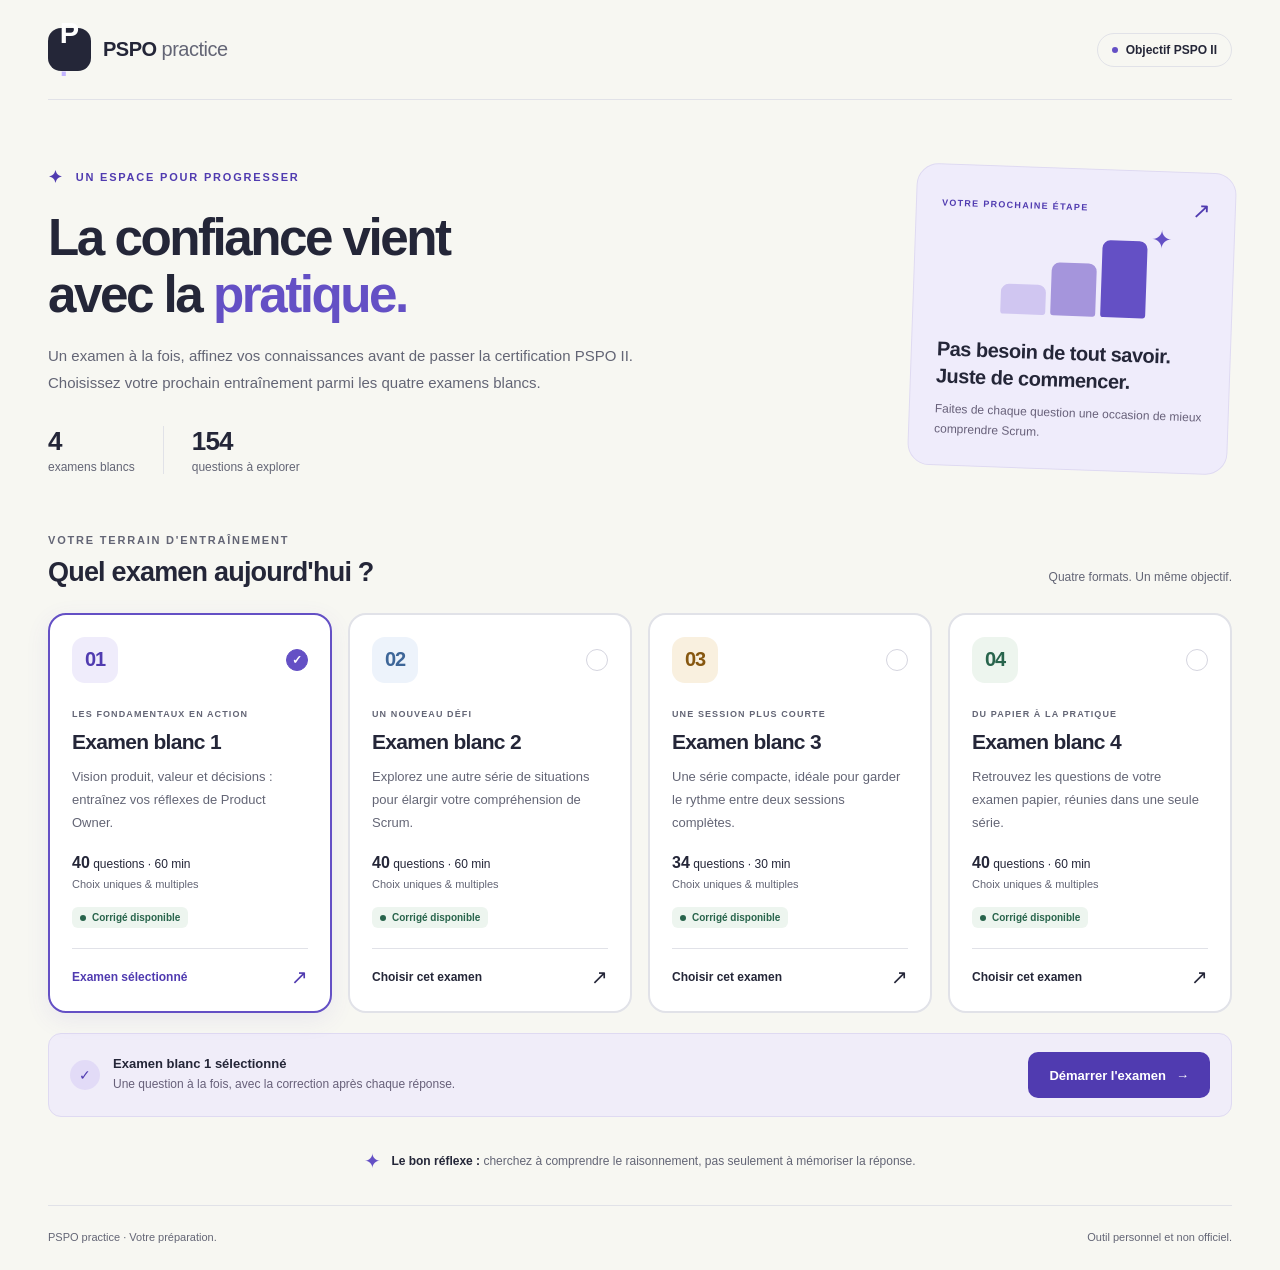
<file: index.html>
<!doctype html>
<html lang="fr">
  <head>
    <meta charset="utf-8">
    <meta name="viewport" content="width=device-width, initial-scale=1">
    <meta name="color-scheme" content="light">
    <meta name="theme-color" content="#f7f7f2">
    <meta name="description" content="Votre espace personnel pour vous préparer au PSPO II avec quatre examens blancs.">
    <title>PSPO II — Votre espace d'entraînement</title>
    <link rel="stylesheet" href="styles.css">
  </head>
  <body>
    <a class="skip-link" href="#exams">Aller aux examens</a>

    <div class="page-shell">
      <header class="site-header">
        <a class="brand" href="./index.html" aria-label="PSPO Practice, accueil">
          <span class="brand-mark" aria-hidden="true">P<span>.</span></span>
          <span class="brand-name">PSPO<span>practice</span></span>
        </a>
        <span class="header-badge"><span aria-hidden="true"></span> Objectif PSPO II</span>
      </header>

      <main>
        <section class="hero" aria-labelledby="hero-title">
          <div class="hero-copy">
            <p class="eyebrow"><span aria-hidden="true">✦</span> UN ESPACE POUR PROGRESSER</p>
            <h1 id="hero-title">La confiance vient<br>avec la <span>pratique.</span></h1>
            <p class="hero-description">Un examen à la fois, affinez vos connaissances avant de passer la certification PSPO II.<br class="desktop-break"> Choisissez votre prochain entraînement parmi les quatre examens blancs.</p>

            <div class="hero-stats" aria-label="Votre bibliothèque d'entraînement">
              <div><strong>4</strong><span>examens blancs</span></div>
              <div><strong>154</strong><span>questions à explorer</span></div>
            </div>
          </div>

          <aside class="hero-note" aria-labelledby="note-title">
            <div class="note-top"><span class="note-tag">VOTRE PROCHAINE ÉTAPE</span><span aria-hidden="true">↗</span></div>
            <div class="note-art" aria-hidden="true">
              <span class="step step-one"></span>
              <span class="step step-two"></span>
              <span class="step step-three"></span>
              <span class="step-spark">✦</span>
            </div>
            <h2 id="note-title">Pas besoin de tout savoir.<br>Juste de commencer.</h2>
            <p>Faites de chaque question une occasion de mieux comprendre Scrum.</p>
          </aside>
        </section>

        <form class="exam-section" id="exams" aria-labelledby="exams-title" action="exam.html" method="get">
          <div class="section-heading">
            <div>
              <p class="eyebrow">VOTRE TERRAIN D'ENTRAÎNEMENT</p>
              <h2 id="exams-title">Quel examen aujourd'hui ?</h2>
            </div>
            <p>Quatre formats. Un même objectif.</p>
          </div>

          <fieldset class="exam-selector">
            <legend class="visually-hidden">Sélectionnez un examen blanc</legend>
            <div class="exam-grid">
              <div class="exam-option">
                <input class="exam-radio" type="radio" name="exam" id="exam-1" value="1" checked aria-describedby="exam-1-description exam-1-status">
                <label class="exam-card" for="exam-1">
                  <span class="card-top"><span class="exam-number">01</span><span class="selection-indicator" aria-hidden="true">✓</span></span>
                  <span class="card-category">LES FONDAMENTAUX EN ACTION</span>
                  <span class="card-title">Examen blanc 1</span>
                  <span class="card-description" id="exam-1-description">Vision produit, valeur et décisions : entraînez vos réflexes de Product Owner.</span>
                  <span class="card-meta"><span><strong>40</strong> questions · 60 min</span><span>Choix uniques &amp; multiples</span></span>
                  <span class="status status-ready" id="exam-1-status"><span aria-hidden="true"></span> Corrigé disponible</span>
                  <span class="card-action"><span class="unselected-label">Choisir cet examen</span><span class="selected-label">Examen sélectionné</span><span class="action-arrow" aria-hidden="true">↗</span></span>
                </label>
              </div>

              <div class="exam-option">
                <input class="exam-radio" type="radio" name="exam" id="exam-2" value="2" aria-describedby="exam-2-description exam-2-status">
                <label class="exam-card" for="exam-2">
                  <span class="card-top"><span class="exam-number">02</span><span class="selection-indicator" aria-hidden="true">✓</span></span>
                  <span class="card-category">UN NOUVEAU DÉFI</span>
                  <span class="card-title">Examen blanc 2</span>
                  <span class="card-description" id="exam-2-description">Explorez une autre série de situations pour élargir votre compréhension de Scrum.</span>
                  <span class="card-meta"><span><strong>40</strong> questions · 60 min</span><span>Choix uniques &amp; multiples</span></span>
                  <span class="status status-ready" id="exam-2-status"><span aria-hidden="true"></span> Corrigé disponible</span>
                  <span class="card-action"><span class="unselected-label">Choisir cet examen</span><span class="selected-label">Examen sélectionné</span><span class="action-arrow" aria-hidden="true">↗</span></span>
                </label>
              </div>

              <div class="exam-option">
                <input class="exam-radio" type="radio" name="exam" id="exam-3" value="3" aria-describedby="exam-3-description exam-3-status">
                <label class="exam-card" for="exam-3">
                  <span class="card-top"><span class="exam-number">03</span><span class="selection-indicator" aria-hidden="true">✓</span></span>
                  <span class="card-category">UNE SESSION PLUS COURTE</span>
                  <span class="card-title">Examen blanc 3</span>
                  <span class="card-description" id="exam-3-description">Une série compacte, idéale pour garder le rythme entre deux sessions complètes.</span>
                  <span class="card-meta"><span><strong>34</strong> questions · 30 min</span><span>Choix uniques &amp; multiples</span></span>
                  <span class="status status-ready" id="exam-3-status"><span aria-hidden="true"></span> Corrigé disponible</span>
                  <span class="card-action"><span class="unselected-label">Choisir cet examen</span><span class="selected-label">Examen sélectionné</span><span class="action-arrow" aria-hidden="true">↗</span></span>
                </label>
              </div>

              <div class="exam-option">
                <input class="exam-radio" type="radio" name="exam" id="exam-4" value="4" aria-describedby="exam-4-description exam-4-status">
                <label class="exam-card" for="exam-4">
                  <span class="card-top"><span class="exam-number">04</span><span class="selection-indicator" aria-hidden="true">✓</span></span>
                  <span class="card-category">DU PAPIER À LA PRATIQUE</span>
                  <span class="card-title">Examen blanc 4</span>
                  <span class="card-description" id="exam-4-description">Retrouvez les questions de votre examen papier, réunies dans une seule série.</span>
                  <span class="card-meta"><span><strong>40</strong> questions · 60 min</span><span>Choix uniques &amp; multiples</span></span>
                  <span class="status status-ready" id="exam-4-status"><span aria-hidden="true"></span> Corrigé disponible</span>
                  <span class="card-action"><span class="unselected-label">Choisir cet examen</span><span class="selected-label">Examen sélectionné</span><span class="action-arrow" aria-hidden="true">↗</span></span>
                </label>
              </div>
            </div>

            <div class="selection-summary">
              <span class="summary-icon" aria-hidden="true">✓</span>
              <div>
                <p class="summary-title">
                  <span class="summary-exam summary-exam-1">Examen blanc 1 sélectionné</span>
                  <span class="summary-exam summary-exam-2">Examen blanc 2 sélectionné</span>
                  <span class="summary-exam summary-exam-3">Examen blanc 3 sélectionné</span>
                  <span class="summary-exam summary-exam-4">Examen blanc 4 sélectionné</span>
                </p>
                <p class="summary-description">Une question à la fois, avec la correction après chaque réponse.</p>
              </div>
              <button class="primary-button start-button" type="submit">Démarrer l'examen <span aria-hidden="true">→</span></button>
            </div>
          </fieldset>
        </form>

        <aside class="learning-tip">
          <span class="tip-icon" aria-hidden="true">✦</span>
          <p><strong>Le bon réflexe :</strong> cherchez à comprendre le raisonnement, pas seulement à mémoriser la réponse.</p>
        </aside>
      </main>

      <footer class="site-footer">
        <span>PSPO practice <span aria-hidden="true">·</span> Votre préparation.</span>
        <span>Outil personnel et non officiel.</span>
      </footer>
    </div>
  </body>
</html>
</file>
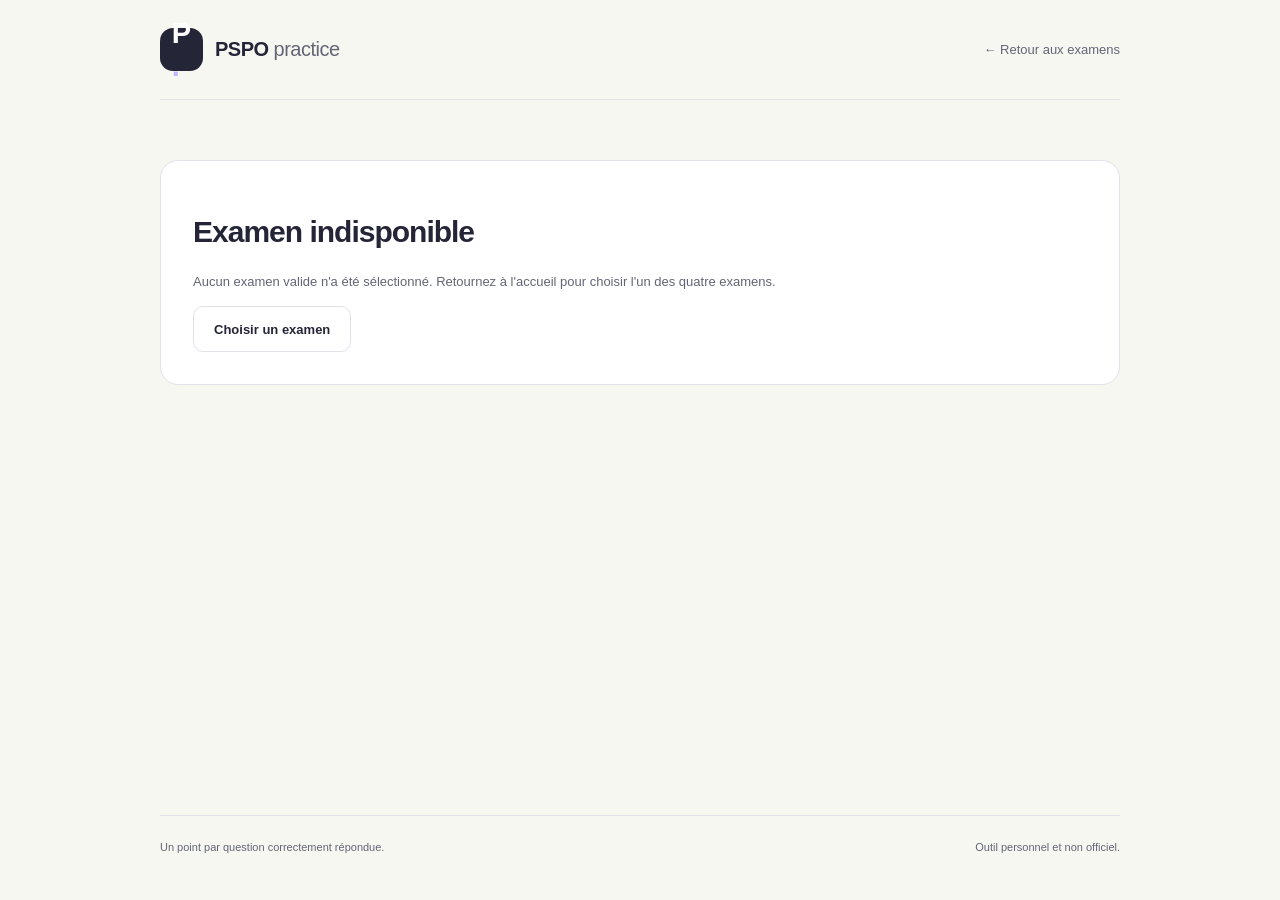
<file: exam.html>
<!doctype html>
<html lang="fr">
  <head>
    <meta charset="utf-8">
    <meta name="viewport" content="width=device-width, initial-scale=1">
    <meta name="color-scheme" content="light">
    <meta name="theme-color" content="#f7f7f2">
    <title>Examen — PSPO Practice</title>
    <link rel="stylesheet" href="styles.css">
    <link rel="stylesheet" href="exam.css">
    <script src="exam-data.js" defer></script>
    <script src="exam.js" defer></script>
  </head>
  <body>
    <a class="skip-link" href="#quiz-main">Aller à la question</a>
    <div class="page-shell quiz-shell">
      <header class="site-header">
        <a class="brand" href="./index.html" aria-label="PSPO Practice, accueil">
          <span class="brand-mark" aria-hidden="true">P<span>.</span></span>
          <span class="brand-name">PSPO<span>practice</span></span>
        </a>
        <a class="home-link" href="./index.html">← Retour aux examens</a>
      </header>

      <main id="quiz-main" class="quiz-main">
        <section id="exam-error" class="quiz-panel error-panel" aria-labelledby="error-title">
          <h1 id="error-title">Examen indisponible</h1>
          <p id="error-message">Les données de l'examen n'ont pas été chargées. Vérifiez la présence des fichiers exam-data.js et exam.js à côté de cette page.</p>
          <noscript><p>Activez JavaScript dans votre navigateur pour répondre aux questions.</p></noscript>
          <a class="secondary-button" href="./index.html">Choisir un examen</a>
        </section>

        <section id="quiz" aria-labelledby="exam-title" hidden>
          <div class="quiz-heading">
            <div>
              <p class="eyebrow">À VOUS DE JOUER</p>
              <h1 id="exam-title"></h1>
            </div>
            <div class="quiz-header-meta">
              <span class="timer-pill" id="timer-pill">
                <span id="timer-label">Temps restant</span>
                <span id="exam-timer" role="timer" aria-live="off">--:--</span>
              </span>
              <span class="score-pill" id="live-score"></span>
            </div>
          </div>

          <div class="progress-header">
            <p id="question-progress"></p>
            <span>Correction immédiate</span>
          </div>
          <progress id="exam-progress" value="0" max="1" aria-label="Questions validées"></progress>
          <div class="question-toolbar">
            <button class="questions-button" id="open-questions" type="button" aria-haspopup="dialog" aria-controls="questions-dialog">
              <span aria-hidden="true">☷</span> Voir toutes les questions
            </button>
            <button class="secondary-button" id="finish-exam" type="button">Terminer l'examen</button>
          </div>
          <dialog id="questions-dialog" aria-labelledby="questions-dialog-title">
            <div class="questions-dialog-header">
              <h2 id="questions-dialog-title">Navigation des questions</h2>
              <button class="secondary-button" id="close-questions" type="button" aria-label="Fermer la liste des questions">×</button>
            </div>
            <div class="question-filters" role="group" aria-label="Catégories de questions">
              <button class="question-filter" id="filter-all" type="button" aria-pressed="true" aria-controls="questions-list">Toutes les questions</button>
              <button class="question-filter" id="filter-favorites" type="button" aria-pressed="false" aria-controls="questions-list">Favoris <span id="favorites-count">0</span></button>
            </div>
            <p class="questions-help">Une question est « Répondue » après validation. Cliquez sur une ligne pour y accéder.</p>
            <p class="questions-help">Les favoris sont conservés pendant cette session d'examen.</p>
            <p id="questions-count"></p>
            <p id="favorites-empty" class="questions-help" hidden>Aucun favori pour le moment. Utilisez le marque-page en haut d'une question pour la retrouver ici.</p>
            <nav id="questions-list" aria-label="Navigation entre les questions"></nav>
          </dialog>
          <p id="timer-notice" class="timer-notice" role="status" hidden>Temps écoulé. Vous pouvez continuer à répondre aux questions ; votre score sera calculé normalement.</p>

          <form id="answer-form" class="quiz-panel">
            <div class="question-card-header">
              <p class="question-source" id="question-source"></p>
              <button class="favorite-button" id="toggle-favorite" type="button" aria-pressed="false" aria-label="Ajouter cette question aux favoris">
                <svg viewBox="0 0 24 24" width="24" height="24" aria-hidden="true"><path d="M5 3h14v18l-7-4-7 4z"></path></svg>
              </button>
            </div>
            <h2 id="question-title" tabindex="-1"></h2>
            <fieldset class="answer-options" id="answer-options">
              <legend id="answer-instructions"></legend>
            </fieldset>
            <p id="answer-error" class="answer-error" role="alert" hidden></p>
            <section id="answer-feedback" class="answer-feedback" aria-labelledby="feedback-title" aria-live="polite" hidden>
              <h3 id="feedback-title" tabindex="-1"></h3>
              <p id="feedback-description"></p>
              <p class="correction-label">Le corrigé :</p>
              <ul id="correct-options"></ul>
              <div id="answer-explanation"></div>
            </section>
            <div class="quiz-actions">
              <button class="secondary-button" id="previous-question" type="button" hidden>← Question précédente</button>
              <button class="primary-button" id="validate-answer" type="submit" disabled>Valider</button>
              <button class="primary-button" id="next-question" type="button" hidden>Question suivante →</button>
            </div>
          </form>
        </section>

        <section id="exam-results" class="quiz-panel results-panel" aria-labelledby="results-title" hidden>
          <p class="eyebrow">SESSION TERMINÉE</p>
          <h1 id="results-title" tabindex="-1">Votre résultat</h1>
          <p class="result-score" id="result-score"></p>
          <p id="result-description"></p>
          <p class="result-rule">Pour une question à choix multiples, toutes les bonnes réponses et aucune autre doivent être sélectionnées.</p>
          <section class="error-review" aria-labelledby="review-title">
            <h2 id="review-title">Le détail des réponses</h2>
            <div id="review-filters" class="question-filters" role="group" aria-label="Filtrer les résultats">
              <button class="question-filter" type="button" data-review-filter="all" aria-pressed="true" aria-controls="review-questions">Toutes les questions</button>
              <button class="question-filter" type="button" data-review-filter="correct" aria-pressed="false" aria-controls="review-questions">Correctes</button>
              <button class="question-filter" type="button" data-review-filter="incorrect" aria-pressed="false" aria-controls="review-questions">Incorrectes</button>
              <button class="question-filter" type="button" data-review-filter="favorites" aria-pressed="false" aria-controls="review-questions">Favoris</button>
            </div>
            <p id="review-summary" role="status"></p>
            <div id="review-questions"></div>
          </section>
          <div class="result-actions">
            <a class="primary-button" id="restart-exam" href="./exam.html">Recommencer cet examen</a>
            <a class="secondary-button" href="./index.html">Choisir un autre examen</a>
          </div>
        </section>
      </main>

      <footer class="site-footer">
        <span>Un point par question correctement répondue.</span>
        <span>Outil personnel et non officiel.</span>
      </footer>
    </div>
  </body>
</html>
</file>
<file: styles.css>
:root {
  color-scheme: light;
  --background: #f7f7f2;
  --surface: #fff;
  --ink: #242638;
  --muted: #636575;
  --purple: #6450c5;
  --purple-dark: #503bb0;
  --purple-soft: #efecfb;
  --border: #e1e2e8;
  --green: #28644c;
  --amber: #865710;
  font-family: "Segoe UI", Arial, sans-serif;
  color: var(--ink);
  background: var(--background);
}

* {
  box-sizing: border-box;
}

body {
  margin: 0;
}

a {
  color: inherit;
}

.page-shell {
  width: min(1320px, calc(100% - 96px));
  margin-inline: auto;
}

.site-header {
  display: flex;
  align-items: center;
  justify-content: space-between;
  padding-block: 28px;
  border-bottom: 1px solid var(--border);
}

.brand {
  display: inline-flex;
  align-items: center;
  gap: 12px;
  text-decoration: none;
}

.brand-mark {
  display: grid;
  place-content: center;
  width: 43px;
  height: 43px;
  border-radius: 13px;
  background: var(--ink);
  color: white;
  font-size: 29px;
  font-weight: 800;
  letter-spacing: -4px;
  padding-right: 4px;
}

.brand-mark span {
  color: #c3b4ff;
}

.brand-name {
  font-size: 20px;
  font-weight: 750;
  letter-spacing: -0.5px;
}

.brand-name > span {
  margin-left: 5px;
  color: var(--muted);
  font-weight: 400;
}

.header-badge {
  display: inline-flex;
  align-items: center;
  gap: 8px;
  border: 1px solid var(--border);
  border-radius: 100px;
  padding: 9px 14px;
  font-size: 12px;
  font-weight: 600;
}

.header-badge > span,
.status > span {
  width: 6px;
  height: 6px;
  flex-shrink: 0;
  border-radius: 50%;
  background: currentColor;
}

.header-badge > span {
  color: var(--purple);
}

.hero {
  display: grid;
  grid-template-columns: minmax(0, 1fr) 320px;
  align-items: center;
  gap: 64px;
  padding-block: 64px 58px;
}

.eyebrow {
  margin: 0;
  color: var(--muted);
  font-size: 11px;
  font-weight: 700;
  letter-spacing: 1.8px;
  line-height: 1.6;
}

.hero .eyebrow {
  color: var(--purple-dark);
}

.eyebrow > span {
  margin-right: 7px;
  font-size: 17px;
  vertical-align: middle;
}

h1 {
  margin: 19px 0;
  font-size: clamp(38px, 4vw, 58px);
  font-weight: 750;
  letter-spacing: -2.5px;
  line-height: 1.1;
}

h1 > span {
  color: var(--purple);
}

.hero-description {
  margin: 0;
  color: var(--muted);
  font-size: 15px;
  line-height: 1.8;
}

.hero-stats {
  display: flex;
  gap: 28px;
  margin-top: 30px;
}

.hero-stats > div {
  display: flex;
  flex-direction: column;
  gap: 3px;
}

.hero-stats > div + div {
  padding-left: 28px;
  border-left: 1px solid var(--border);
}

.hero-stats strong {
  font-size: 26px;
  font-weight: 700;
  line-height: 1.2;
  letter-spacing: -0.8px;
}

.hero-stats span {
  color: var(--muted);
  font-size: 12px;
}

.hero-note {
  padding: 25px;
  border: 1px solid #dfdaf2;
  border-radius: 22px;
  background: var(--purple-soft);
  transform: rotate(2deg);
}

.note-top {
  display: flex;
  align-items: center;
  justify-content: space-between;
  color: var(--purple-dark);
}

.note-tag {
  font-size: 9px;
  font-weight: 700;
  letter-spacing: 1.3px;
}

.note-top > span:last-child {
  font-size: 22px;
}

.note-art {
  position: relative;
  display: flex;
  align-items: end;
  justify-content: center;
  gap: 5px;
  height: 108px;
  padding-bottom: 12px;
}

.step {
  width: 45px;
  border-radius: 8px 8px 3px 3px;
}

.step-one {
  height: 30px;
  background: #d0c6f1;
}

.step-two {
  height: 53px;
  background: #a595dc;
}

.step-three {
  height: 77px;
  background: var(--purple);
}

.step-spark {
  position: absolute;
  top: 2px;
  right: 37px;
  color: var(--purple);
  font-size: 25px;
}

.hero-note h2 {
  margin: 12px 0 9px;
  font-size: 20px;
  font-weight: 650;
  letter-spacing: -0.5px;
  line-height: 1.35;
}

.hero-note p {
  margin: 0;
  color: #676079;
  font-size: 12px;
  line-height: 1.7;
}

.section-heading {
  display: flex;
  align-items: end;
  justify-content: space-between;
  gap: 20px;
  margin-bottom: 25px;
}

.section-heading h2 {
  margin: 7px 0 0;
  font-size: 27px;
  font-weight: 650;
  letter-spacing: -0.8px;
}

.section-heading > p {
  margin: 0 0 4px;
  color: var(--muted);
  font-size: 12px;
}

.exam-selector {
  min-width: 0;
  margin: 0;
  padding: 0;
  border: 0;
}

.exam-grid {
  display: grid;
  grid-template-columns: repeat(4, minmax(0, 1fr));
  gap: 16px;
}

.exam-option {
  position: relative;
  min-width: 0;
}

.exam-radio,
.visually-hidden {
  position: absolute;
  width: 1px;
  height: 1px;
  margin: -1px;
  padding: 0;
  overflow: hidden;
  clip-path: inset(50%);
  white-space: nowrap;
  border: 0;
}

.exam-card {
  display: flex;
  flex-direction: column;
  height: 100%;
  padding: 22px;
  border: 2px solid var(--border);
  border-radius: 18px;
  background: var(--surface);
  cursor: pointer;
  transition: border-color 160ms ease, box-shadow 160ms ease, transform 160ms ease;
}

.exam-card:hover {
  transform: translateY(-3px);
  border-color: #a898de;
}

.exam-radio:checked + .exam-card {
  border-color: var(--purple);
  box-shadow: 0 7px 24px rgb(100 80 197 / 9%);
}

.exam-radio:focus-visible + .exam-card {
  outline: 3px solid var(--purple-dark);
  outline-offset: 4px;
}

.card-top {
  display: flex;
  align-items: center;
  justify-content: space-between;
  margin-bottom: 25px;
}

.exam-number {
  display: grid;
  place-items: center;
  width: 46px;
  height: 46px;
  border-radius: 13px;
  background: var(--purple-soft);
  color: var(--purple-dark);
  font-size: 20px;
  font-weight: 650;
  letter-spacing: -1px;
}

.exam-option:nth-child(2) .exam-number {
  background: #edf3fb;
  color: #3e6698;
}

.exam-option:nth-child(3) .exam-number {
  background: #f9f0df;
  color: var(--amber);
}

.exam-option:nth-child(4) .exam-number {
  background: #edf5ee;
  color: var(--green);
}

.selection-indicator {
  display: grid;
  place-items: center;
  width: 22px;
  height: 22px;
  border: 1px solid #d5d5df;
  border-radius: 50%;
  color: transparent;
  font-size: 12px;
  font-weight: 700;
}

.exam-radio:checked + .exam-card .selection-indicator {
  border-color: var(--purple);
  background: var(--purple);
  color: white;
}

.card-category {
  color: var(--muted);
  font-size: 9px;
  font-weight: 650;
  letter-spacing: 1.1px;
  line-height: 1.5;
}

.card-title {
  margin-top: 9px;
  font-size: 21px;
  font-weight: 700;
  letter-spacing: -0.7px;
}

.card-description {
  flex-grow: 1;
  margin-block: 12px 20px;
  color: var(--muted);
  font-size: 13px;
  line-height: 1.75;
}

.card-meta {
  display: flex;
  flex-direction: column;
  gap: 6px;
  font-size: 12px;
}

.card-meta strong {
  font-size: 16px;
  font-weight: 700;
}

.card-meta > span:last-child {
  color: var(--muted);
  font-size: 11px;
}

.status {
  display: inline-flex;
  align-items: center;
  align-self: start;
  gap: 6px;
  margin-block: 17px 20px;
  padding: 5px 8px;
  border-radius: 6px;
  font-size: 10px;
  font-weight: 600;
}

.status-ready {
  color: var(--green);
  background: #edf5ef;
}

.status-pending {
  color: var(--amber);
  background: #fbf3e3;
}

.card-action {
  display: flex;
  align-items: center;
  justify-content: space-between;
  gap: 6px;
  padding-top: 16px;
  border-top: 1px solid var(--border);
  font-size: 12px;
  font-weight: 600;
}

.action-arrow {
  font-size: 20px;
  font-weight: 400;
}

.selected-label,
.summary-exam {
  display: none;
}

.exam-radio:checked + .exam-card .unselected-label {
  display: none;
}

.exam-radio:checked + .exam-card .selected-label {
  display: inline;
}

.exam-radio:checked + .exam-card .card-action {
  color: var(--purple-dark);
}

.selection-summary {
  display: flex;
  align-items: center;
  gap: 13px;
  margin-top: 20px;
  padding: 18px 21px;
  border: 1px solid #dfdaf2;
  border-radius: 13px;
  background: #f0edf9;
}

.summary-icon {
  display: grid;
  flex-shrink: 0;
  place-items: center;
  width: 30px;
  height: 30px;
  border-radius: 50%;
  color: var(--purple-dark);
  background: #e2dbf7;
  font-size: 14px;
}

.summary-title {
  margin: 0;
  font-size: 13px;
  font-weight: 650;
}

.summary-description {
  margin: 4px 0 0;
  color: #676079;
  font-size: 12px;
  line-height: 1.6;
}

.exam-selector:has(#exam-1:checked) .summary-exam-1,
.exam-selector:has(#exam-2:checked) .summary-exam-2,
.exam-selector:has(#exam-3:checked) .summary-exam-3,
.exam-selector:has(#exam-4:checked) .summary-exam-4 {
  display: inline;
}

.selection-summary > div {
  flex: 1;
  min-width: 0;
}

.primary-button,
.secondary-button {
  display: inline-flex;
  align-items: center;
  justify-content: center;
  gap: 10px;
  min-height: 46px;
  padding: 12px 20px;
  border: 1px solid transparent;
  border-radius: 10px;
  font: inherit;
  font-size: 13px;
  font-weight: 600;
  text-decoration: none;
  cursor: pointer;
}

.primary-button {
  color: white;
  background: var(--purple-dark);
}

.primary-button:hover:not(:disabled) {
  background: #40308d;
}

.primary-button:disabled {
  color: #646474;
  background: #e7e7ee;
  cursor: not-allowed;
}

.secondary-button {
  border-color: var(--border);
  color: var(--ink);
  background: var(--surface);
}

.secondary-button:hover {
  border-color: var(--purple);
}

.primary-button:focus-visible,
.secondary-button:focus-visible {
  outline: 3px solid var(--purple);
  outline-offset: 4px;
}

.start-button {
  flex-shrink: 0;
}

.learning-tip {
  display: flex;
  align-items: center;
  justify-content: center;
  gap: 10px;
  margin-block: 32px;
}

.tip-icon {
  color: var(--purple);
  font-size: 20px;
}

.learning-tip p {
  margin: 0;
  color: var(--muted);
  font-size: 12px;
  line-height: 1.8;
}

.learning-tip strong {
  color: var(--ink);
  font-weight: 650;
}

.site-footer {
  display: flex;
  justify-content: space-between;
  gap: 20px;
  padding-block: 23px;
  border-top: 1px solid var(--border);
  color: var(--muted);
  font-size: 11px;
  line-height: 1.6;
}

.skip-link {
  position: absolute;
  top: -100px;
  left: 20px;
  z-index: 1;
  padding: 12px 18px;
  border-radius: 8px;
  color: white;
  background: var(--purple-dark);
}

.skip-link:focus {
  top: 12px;
}

.brand:focus-visible {
  outline: 3px solid var(--purple);
  outline-offset: 6px;
  border-radius: 4px;
}

@media (max-width: 1150px) {
  .page-shell {
    width: calc(100% - 64px);
  }

  .hero {
    gap: 32px;
    grid-template-columns: minmax(0, 1fr) 280px;
  }

  .desktop-break {
    display: none;
  }

  .exam-grid {
    grid-template-columns: repeat(2, minmax(0, 1fr));
  }
}

@media (max-width: 720px) {
  .page-shell {
    width: calc(100% - 40px);
  }

  .site-header {
    padding-block: 20px;
  }

  .brand-name {
    font-size: 17px;
  }

  .header-badge {
    padding: 8px 10px;
    font-size: 10px;
  }

  .hero {
    grid-template-columns: 1fr;
    gap: 28px;
    padding-block: 38px;
  }

  h1 {
    font-size: clamp(36px, 7.5vw, 50px);
    letter-spacing: -1.8px;
  }

  .hero-description {
    font-size: 14px;
  }

  .hero-stats {
    gap: 18px;
  }

  .hero-stats > div + div {
    padding-left: 18px;
  }

  .hero-stats span {
    font-size: 11px;
  }

  .hero-note {
    display: none;
  }

  .section-heading {
    align-items: start;
    flex-direction: column;
    gap: 10px;
  }

  .section-heading h2 {
    font-size: 24px;
  }

  .selection-summary {
    flex-wrap: wrap;
  }

  .start-button {
    width: 100%;
  }

  .learning-tip {
    align-items: start;
  }

  .site-footer {
    flex-direction: column;
    gap: 6px;
  }
}

@media (max-width: 480px) {
  .exam-grid {
    grid-template-columns: 1fr;
  }

  .exam-card {
    padding: 22px;
  }

  .card-top {
    margin-bottom: 18px;
  }

  .hero-stats {
    gap: 12px;
  }

  .hero-stats > div + div {
    padding-left: 12px;
  }
}

@media (prefers-reduced-motion: reduce) {
  .exam-card {
    transition: none;
  }

  .exam-card:hover {
    transform: none;
  }
}
</file>
<file: exam.css>
[hidden] {
  display: none !important;
}

.quiz-shell {
  max-width: 960px;
}

.home-link {
  color: var(--muted);
  font-size: 13px;
  text-decoration: none;
}

.home-link:hover {
  color: var(--purple-dark);
  text-decoration: underline;
}

.home-link:focus-visible {
  outline: 3px solid var(--purple);
  outline-offset: 4px;
}

.quiz-main {
  min-height: calc(100vh - 185px);
  padding-block: 40px;
}

.quiz-heading,
.progress-header {
  display: flex;
  align-items: center;
  justify-content: space-between;
  gap: 20px;
}

.quiz-heading h1 {
  margin: 8px 0 24px;
  font-size: 32px;
  letter-spacing: -1px;
}

.score-pill {
  padding: 9px 13px;
  border-radius: 30px;
  color: var(--purple-dark);
  background: var(--purple-soft);
  font-size: 12px;
  white-space: nowrap;
}

.quiz-header-meta {
  display: flex;
  align-items: center;
  flex-wrap: wrap;
  gap: 10px;
}

.question-toolbar {
  display: flex;
  justify-content: space-between;
  align-items: center;
  flex-wrap: wrap;
  gap: 12px;
  margin-bottom: 22px;
}

.questions-button {
  display: inline-flex;
  align-items: center;
  gap: 9px;
  min-height: 46px;
  padding: 8px 0;
  border: 0;
  color: #16718b;
  background: transparent;
  font: inherit;
  font-size: 14px;
  cursor: pointer;
}

.questions-button > span {
  font-size: 28px;
}

.questions-button:focus-visible,
.question-link:focus-visible {
  outline: 3px solid var(--purple);
  outline-offset: 3px;
}

#questions-dialog {
  width: min(740px, calc(100% - 32px));
  max-height: 80vh;
  padding: 24px;
  border: 1px solid var(--border);
  border-radius: 16px;
  color: var(--ink);
  background: var(--surface);
}

#questions-dialog::backdrop {
  background: rgb(25 24 45 / 45%);
}

.questions-dialog-header {
  display: flex;
  justify-content: space-between;
  align-items: center;
  gap: 12px;
}

.questions-dialog-header h2 {
  margin: 0;
  font-size: 21px;
}

.question-filters {
  display: flex;
  flex-wrap: wrap;
  gap: 8px;
  margin-top: 18px;
  border-bottom: 1px solid var(--border);
}

.question-filter {
  min-height: 44px;
  padding: 10px;
  border: 0;
  border-bottom: 3px solid transparent;
  color: var(--muted);
  background: transparent;
  font: inherit;
  font-size: 13px;
  cursor: pointer;
}

.question-filter[aria-pressed="true"] {
  border-bottom-color: var(--purple);
  color: var(--purple-dark);
  font-weight: 650;
}

#favorites-count {
  margin-left: 5px;
  padding: 2px 7px;
  border-radius: 20px;
  background: var(--purple-soft);
}

.question-card-header {
  display: flex;
  align-items: center;
  justify-content: space-between;
  gap: 12px;
  margin-bottom: 12px;
}

.question-card-header .question-source {
  margin: 0;
}

.favorite-button {
  display: grid;
  place-items: center;
  flex-shrink: 0;
  width: 44px;
  height: 44px;
  border: 0;
  border-radius: 8px;
  color: #68768b;
  background: transparent;
  cursor: pointer;
}

.favorite-button svg {
  fill: none;
  stroke: currentColor;
  stroke-width: 1.8;
}

.favorite-button[aria-pressed="true"] {
  color: #ffbf00;
}

.favorite-button[aria-pressed="true"] svg {
  fill: currentColor;
}

.favorite-button:hover {
  background: var(--purple-soft);
}

.favorite-button:focus-visible,
.question-filter:focus-visible {
  outline: 3px solid var(--purple);
  outline-offset: 3px;
}

.questions-help,
#questions-count {
  color: var(--muted);
  font-size: 13px;
  line-height: 1.7;
}

.question-link {
  display: grid;
  grid-template-columns: auto 1fr auto;
  align-items: center;
  gap: 10px;
  width: 100%;
  padding: 18px 8px;
  border: 0;
  border-top: 1px solid var(--border);
  color: var(--ink);
  background: var(--surface);
  font: inherit;
  font-size: 14px;
  text-align: left;
  cursor: pointer;
}

.question-link:hover,
.question-link[aria-current="step"] {
  background: var(--purple-soft);
}

.question-status {
  justify-self: start;
  padding: 4px 8px;
  border-radius: 20px;
  font-size: 11px;
}

.question-answered {
  color: var(--green);
  background: #edf5ef;
}

.question-unanswered {
  color: #8d302d;
  background: #fff1ef;
}

.question-preview {
  grid-column: 1 / 3;
  overflow: hidden;
  color: var(--muted);
  font-size: 12px;
  text-overflow: ellipsis;
  white-space: nowrap;
}

.question-arrow {
  grid-column: 3;
  grid-row: 1 / 3;
}

.timer-pill {
  display: inline-flex;
  align-items: center;
  gap: 9px;
  padding: 9px 13px;
  border: 1px solid var(--border);
  border-radius: 30px;
  background: var(--surface);
  font-size: 12px;
}

#exam-timer {
  color: var(--purple-dark);
  font-weight: 700;
  font-variant-numeric: tabular-nums;
}

.timer-expired {
  border-color: #e1c38b;
  color: var(--amber);
  background: #fbf3e3;
}

.timer-expired #exam-timer {
  color: var(--amber);
}

.timer-notice {
  margin: 0 0 22px;
  padding: 14px 18px;
  border: 1px solid #e1c38b;
  border-radius: 10px;
  color: var(--amber);
  background: #fbf3e3;
  font-size: 13px;
  line-height: 1.7;
}

.progress-header {
  margin-bottom: 9px;
  font-size: 12px;
}

.progress-header p {
  margin: 0;
  font-weight: 600;
}

.progress-header > span {
  color: var(--muted);
}

progress {
  display: block;
  width: 100%;
  height: 7px;
  margin-bottom: 22px;
  overflow: hidden;
  border: 0;
  border-radius: 10px;
  color: var(--purple);
  background: var(--border);
}

progress::-webkit-progress-bar {
  border-radius: 10px;
  background: var(--border);
}

progress::-webkit-progress-value {
  border-radius: 10px;
  background: var(--purple);
}

progress::-moz-progress-bar {
  border-radius: 10px;
  background: var(--purple);
}

.quiz-panel {
  padding: 32px;
  border: 1px solid var(--border);
  border-radius: 18px;
  background: var(--surface);
}

.question-source {
  margin: 0 0 12px;
  color: var(--muted);
  font-size: 11px;
}

#question-title {
  margin: 0 0 24px;
  font-size: 18px;
  font-weight: 600;
  line-height: 1.7;
  white-space: pre-line;
  overflow-wrap: anywhere;
}

.answer-options {
  min-width: 0;
  margin: 0;
  padding: 0;
  border: 0;
}

.answer-options legend {
  width: 100%;
  margin-bottom: 14px;
  color: var(--muted);
  font-size: 13px;
  line-height: 1.6;
}

.answer-option {
  display: flex;
  align-items: baseline;
  flex-wrap: wrap;
  gap: 10px;
  margin-bottom: 10px;
  padding: 15px;
  border: 1px solid var(--border);
  border-radius: 10px;
  font-size: 14px;
  line-height: 1.6;
  cursor: pointer;
}

.answer-option:hover:not(:has(input:disabled)) {
  border-color: var(--purple);
}

.answer-option:has(input:checked):not(.option-correct, .option-incorrect) {
  border-color: var(--purple);
  background: var(--purple-soft);
}

.answer-option:has(input:focus-visible) {
  outline: 3px solid var(--purple);
  outline-offset: 3px;
}

.answer-option:has(input:disabled) {
  cursor: default;
}

.answer-option input {
  flex-shrink: 0;
  width: 17px;
  height: 17px;
  margin: 0;
  accent-color: var(--purple-dark);
}

.option-letter {
  font-weight: 700;
}

.option-text {
  flex: 1;
  min-width: 0;
  overflow-wrap: anywhere;
}

.option-status {
  width: 100%;
  padding-left: 27px;
  font-size: 11px;
  font-weight: 650;
}

.option-correct {
  border-color: #8bb69e;
  color: #205c43;
  background: #edf7f0;
}

.option-incorrect {
  border-color: #d8a19d;
  color: #8d302d;
  background: #fff1ef;
}

.quiz-actions {
  display: flex;
  flex-wrap: wrap;
  gap: 12px;
  justify-content: flex-end;
  margin-top: 22px;
}

#previous-question {
  margin-right: auto;
}

.answer-error {
  color: #8d302d;
  font-size: 13px;
}

.answer-feedback {
  margin-top: 24px;
  padding: 20px;
  border: 1px solid;
  border-radius: 12px;
  overflow-wrap: anywhere;
}

.feedback-correct {
  border-color: #a9cbb7;
  background: #edf7f0;
}

.feedback-incorrect {
  border-color: #e0b6b1;
  background: #fff1ef;
}

.answer-feedback h3 {
  margin: 0 0 8px;
  font-size: 18px;
}

.feedback-correct h3 {
  color: #205c43;
}

.feedback-incorrect h3 {
  color: #8d302d;
}

.answer-feedback p,
.answer-feedback li {
  font-size: 13px;
  line-height: 1.7;
}

.answer-feedback p {
  margin: 0;
}

.answer-feedback .correction-label {
  margin-top: 14px;
  font-weight: 650;
}

.answer-feedback ul {
  margin: 6px 0 0;
  padding-left: 20px;
}

.answer-feedback li + li {
  margin-top: 6px;
}

.results-panel,
.error-panel {
  margin-block: 20px;
}

.results-panel h1,
.error-panel h1 {
  font-size: 30px;
  letter-spacing: -1px;
  line-height: 1.3;
}

.result-score {
  margin: 28px 0 10px;
  color: var(--purple-dark);
  font-size: 60px;
  font-weight: 750;
  letter-spacing: -2px;
}

.result-rule,
.error-panel p {
  color: var(--muted);
  font-size: 13px;
  line-height: 1.8;
}

.result-rule {
  margin-block: 20px;
}

.result-actions {
  display: flex;
  flex-wrap: wrap;
  gap: 12px;
  margin-top: 28px;
}

.error-review {
  margin-top: 28px;
  padding-top: 24px;
  border-top: 1px solid var(--border);
}

.error-review h2 {
  margin: 0 0 10px;
  font-size: 22px;
}

#review-summary {
  color: var(--muted);
  font-size: 14px;
  line-height: 1.7;
}

.review-question {
  margin-top: 20px;
  padding: 20px;
  border: 1px solid var(--border);
  border-radius: 12px;
  overflow-wrap: anywhere;
}

.review-question h3 {
  margin: 0 0 12px;
  font-size: 14px;
}

.review-question-text {
  margin: 0 0 18px;
  font-size: 14px;
  line-height: 1.8;
  white-space: pre-line;
}

.review-selected,
.review-correct {
  padding: 14px;
  border-radius: 8px;
  font-size: 13px;
  line-height: 1.7;
}

.review-selected {
  color: #8d302d;
  background: #fff1ef;
}

.review-correct {
  margin-top: 12px;
  color: #205c43;
  background: #edf7f0;
}

.review-question h4 {
  margin: 0 0 6px;
  font-size: 13px;
}

.review-question ul {
  margin: 0;
  padding-left: 20px;
}

.review-question li + li {
  margin-top: 6px;
}

@media (max-width: 720px) {
  .quiz-main {
    padding-block: 25px;
  }

  .quiz-heading {
    align-items: start;
    flex-direction: column;
    gap: 0;
    margin-bottom: 22px;
  }

  .quiz-heading h1 {
    margin-bottom: 14px;
    font-size: 27px;
  }

  .quiz-panel {
    padding: 20px;
  }

  #question-title {
    font-size: 16px;
  }

  .answer-option {
    padding: 12px;
    font-size: 13px;
  }

  .home-link {
    max-width: 110px;
    font-size: 11px;
    text-align: right;
  }

  .quiz-actions .primary-button,
  .quiz-actions .secondary-button,
  .result-actions > a {
    width: 100%;
  }

  .results-panel h1,
  .error-panel h1 {
    font-size: 25px;
  }
}
</file>
